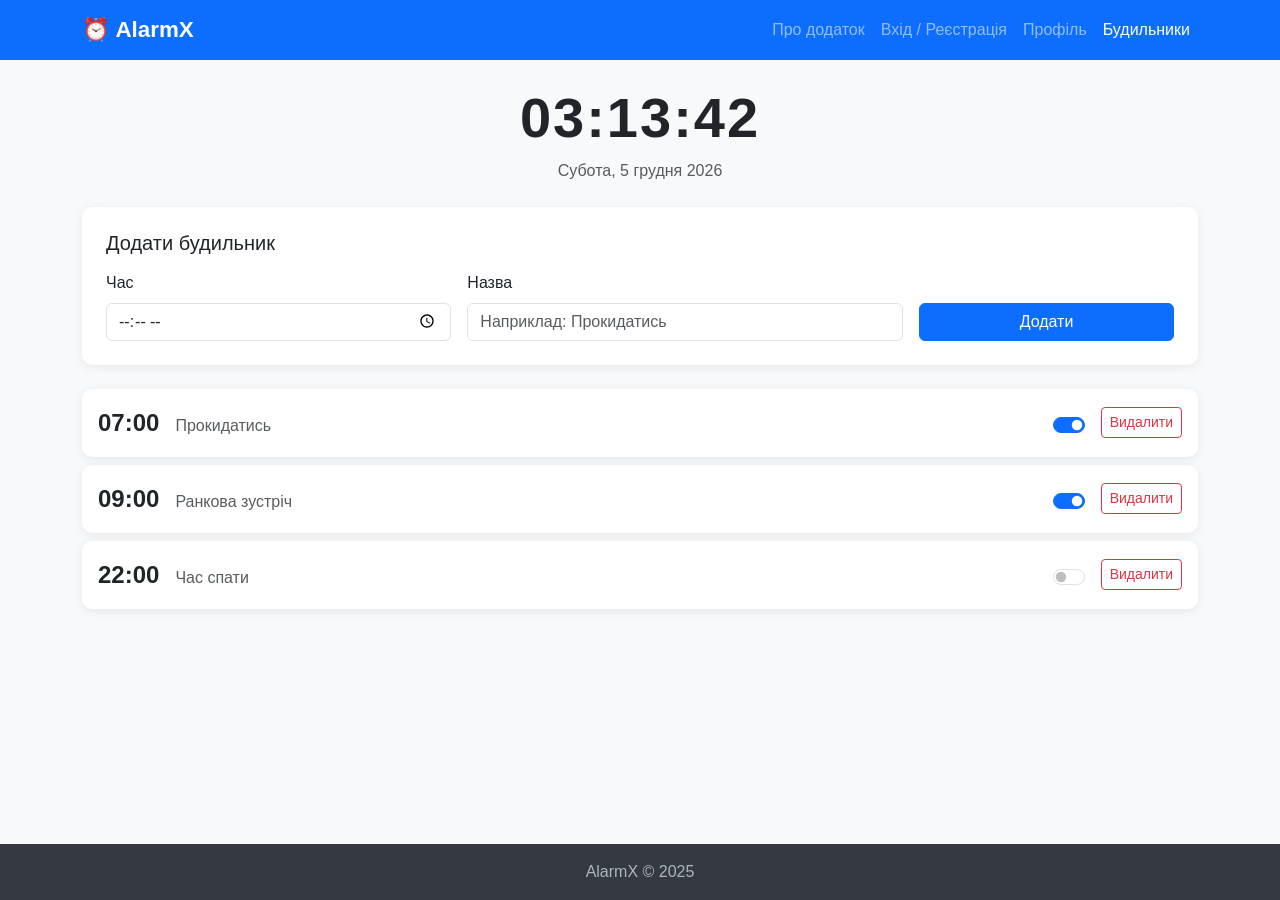
<file: index.html>
<!DOCTYPE html>
<html lang="uk">
<head>
    <meta charset="UTF-8">
    <meta name="viewport" content="width=device-width, initial-scale=1.0">
    <title>Будильники — AlarmX</title>
    <link rel="stylesheet" href="https://cdn.jsdelivr.net/npm/bootstrap@5.3.3/dist/css/bootstrap.min.css">
    <link rel="stylesheet" href="style.css">
</head>
<body>

<nav class="navbar navbar-expand-lg navbar-dark bg-primary">
    <div class="container">
        <a class="navbar-brand" href="about.html">⏰ AlarmX</a>
        <button class="navbar-toggler" type="button" data-bs-toggle="collapse" data-bs-target="#navMenu">
            <span class="navbar-toggler-icon"></span>
        </button>
        <div class="collapse navbar-collapse" id="navMenu">
            <ul class="navbar-nav ms-auto">
                <li class="nav-item"><a class="nav-link" href="about.html">Про додаток</a></li>
                <li class="nav-item"><a class="nav-link" href="login.html">Вхід / Реєстрація</a></li>
                <li class="nav-item"><a class="nav-link" href="profile.html">Профіль</a></li>
                <li class="nav-item"><a class="nav-link active" href="index.html">Будильники</a></li>
            </ul>
        </div>
    </div>
</nav>

<div class="container mt-4">

    
    <div class="text-center mb-4">
        <h1 id="clock" style="font-size: 3.5rem; font-weight: bold; letter-spacing: 2px;">00:00:00</h1>
        <p id="clock-date" class="text-muted"></p>
    </div>

   
    <div class="card p-4 mb-4">
        <h5 class="mb-3">Додати будильник</h5>
        <div class="row g-3">
            <div class="col-md-4">
                <label class="form-label">Час</label>
                <input type="time" class="form-control" id="inputTime">
            </div>
            <div class="col-md-5">
                <label class="form-label">Назва</label>
                <input type="text" class="form-control" id="inputLabel" placeholder="Наприклад: Прокидатись">
            </div>
            <div class="col-md-3 d-flex align-items-end">
                <button class="btn btn-primary w-100" onclick="addAlarm()">Додати</button>
            </div>
        </div>
    </div>


    <div id="alarmList"></div>

</div>

<footer>
    <p class="mb-0">AlarmX &copy; 2025</p>
</footer>

<script src="https://cdn.jsdelivr.net/npm/bootstrap@5.3.3/dist/js/bootstrap.bundle.min.js"></script>
<script>

    const days = ['Неділя','Понеділок','Вівторок','Середа','Четвер','П\'ятниця','Субота'];
    const months = ['січня','лютого','березня','квітня','травня','червня','липня','серпня','вересня','жовтня','листопада','грудня'];

    function updateClock() {
        const now = new Date();
        const h = String(now.getHours()).padStart(2, '0');
        const m = String(now.getMinutes()).padStart(2, '0');
        const s = String(now.getSeconds()).padStart(2, '0');
        document.getElementById('clock').textContent = h + ':' + m + ':' + s;
        document.getElementById('clock-date').textContent =
            days[now.getDay()] + ', ' + now.getDate() + ' ' + months[now.getMonth()] + ' ' + now.getFullYear();
    }
    setInterval(updateClock, 1000);
    updateClock();


    let alarms = [
        { id: 1, time: '07:00', label: 'Прокидатись', active: true },
        { id: 2, time: '09:00', label: 'Ранкова зустріч', active: true },
        { id: 3, time: '22:00', label: 'Час спати', active: false }
    ];
    let nextId = 4;

    function renderAlarms() {
        const list = document.getElementById('alarmList');

        if (alarms.length === 0) {
            list.innerHTML = '<p class="text-muted text-center">Будильників ще немає</p>';
            return;
        }

        let html = '';
        alarms.forEach(function(alarm) {
            html += '<div class="card p-3 mb-2">' +
                '<div class="d-flex justify-content-between align-items-center flex-wrap gap-2">' +
                    '<div>' +
                        '<span style="font-size: 1.5rem; font-weight: bold;">' + alarm.time + '</span>' +
                        '<span class="text-muted ms-3">' + alarm.label + '</span>' +
                    '</div>' +
                    '<div class="d-flex gap-2">' +
                        '<div class="form-check form-switch mb-0 d-flex align-items-center">' +
                            '<input class="form-check-input" type="checkbox" ' + (alarm.active ? 'checked' : '') + ' onchange="toggleAlarm(' + alarm.id + ')">' +
                        '</div>' +
                        '<button class="btn btn-outline-danger btn-sm" onclick="deleteAlarm(' + alarm.id + ')">Видалити</button>' +
                    '</div>' +
                '</div>' +
            '</div>';
        });
        list.innerHTML = html;
    }

    function addAlarm() {
        const time = document.getElementById('inputTime').value;
        const label = document.getElementById('inputLabel').value.trim();

        if (!time) {
            alert('Будь ласка, вкажіть час');
            return;
        }

        alarms.push({ id: nextId++, time: time, label: label || 'Будильник', active: true });
        document.getElementById('inputTime').value = '';
        document.getElementById('inputLabel').value = '';
        renderAlarms();
    }

    function toggleAlarm(id) {
        const alarm = alarms.find(function(a) { return a.id === id; });
        if (alarm) alarm.active = !alarm.active;
    }

    function deleteAlarm(id) {
        alarms = alarms.filter(function(a) { return a.id !== id; });
        renderAlarms();
    }

    renderAlarms();
</script>
</body>
</html>
</file>
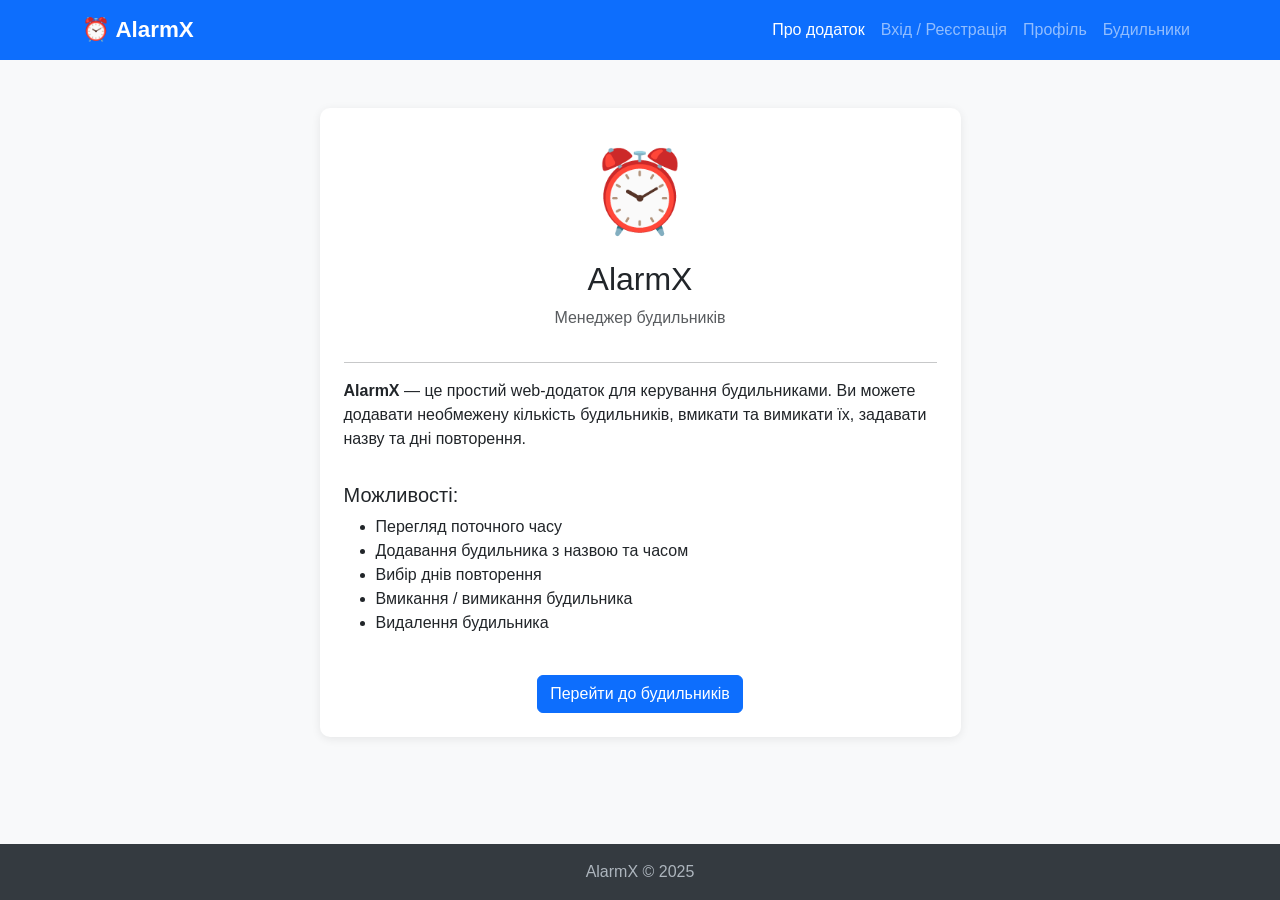
<file: about.html>
<!DOCTYPE html>
<html lang="uk">
<head>
    <meta charset="UTF-8">
    <meta name="viewport" content="width=device-width, initial-scale=1.0">
    <title>Про додаток — AlarmX</title>
    <link rel="stylesheet" href="https://cdn.jsdelivr.net/npm/bootstrap@5.3.3/dist/css/bootstrap.min.css">
    <link rel="stylesheet" href="style.css">
</head>
<body>

<nav class="navbar navbar-expand-lg navbar-dark bg-primary">
    <div class="container">
        <a class="navbar-brand" href="about.html">⏰ AlarmX</a>
        <button class="navbar-toggler" type="button" data-bs-toggle="collapse" data-bs-target="#navMenu">
            <span class="navbar-toggler-icon"></span>
        </button>
        <div class="collapse navbar-collapse" id="navMenu">
            <ul class="navbar-nav ms-auto">
                <li class="nav-item"><a class="nav-link active" href="about.html">Про додаток</a></li>
                <li class="nav-item"><a class="nav-link" href="login.html">Вхід / Реєстрація</a></li>
                <li class="nav-item"><a class="nav-link" href="profile.html">Профіль</a></li>
                <li class="nav-item"><a class="nav-link" href="index.html">Будильники</a></li>
            </ul>
        </div>
    </div>
</nav>

<div class="container mt-5">
    <div class="row justify-content-center">
        <div class="col-md-7">
            <div class="card p-4 text-center">

                <div style="font-size: 5rem;">⏰</div>
                <h2 class="mt-2">AlarmX</h2>
                <p class="text-muted">Менеджер будильників</p>

                <hr>

                <p class="text-start">
                    <strong>AlarmX</strong> — це простий web-додаток для керування будильниками.
                    Ви можете додавати необмежену кількість будильників, вмикати та вимикати їх,
                    задавати назву та дні повторення.
                </p>

                <h5 class="text-start mt-3">Можливості:</h5>
                <ul class="text-start">
                    <li>Перегляд поточного часу</li>
                    <li>Додавання будильника з назвою та часом</li>
                    <li>Вибір днів повторення</li>
                    <li>Вмикання / вимикання будильника</li>
                    <li>Видалення будильника</li>
                </ul>

                <div class="mt-4">
                    <a href="index.html" class="btn btn-primary">Перейти до будильників</a>
                </div>

            </div>
        </div>
    </div>
</div>

<footer>
    <p class="mb-0">AlarmX &copy; 2025</p>
</footer>

<script src="https://cdn.jsdelivr.net/npm/bootstrap@5.3.3/dist/js/bootstrap.bundle.min.js"></script>
</body>
</html>
</file>
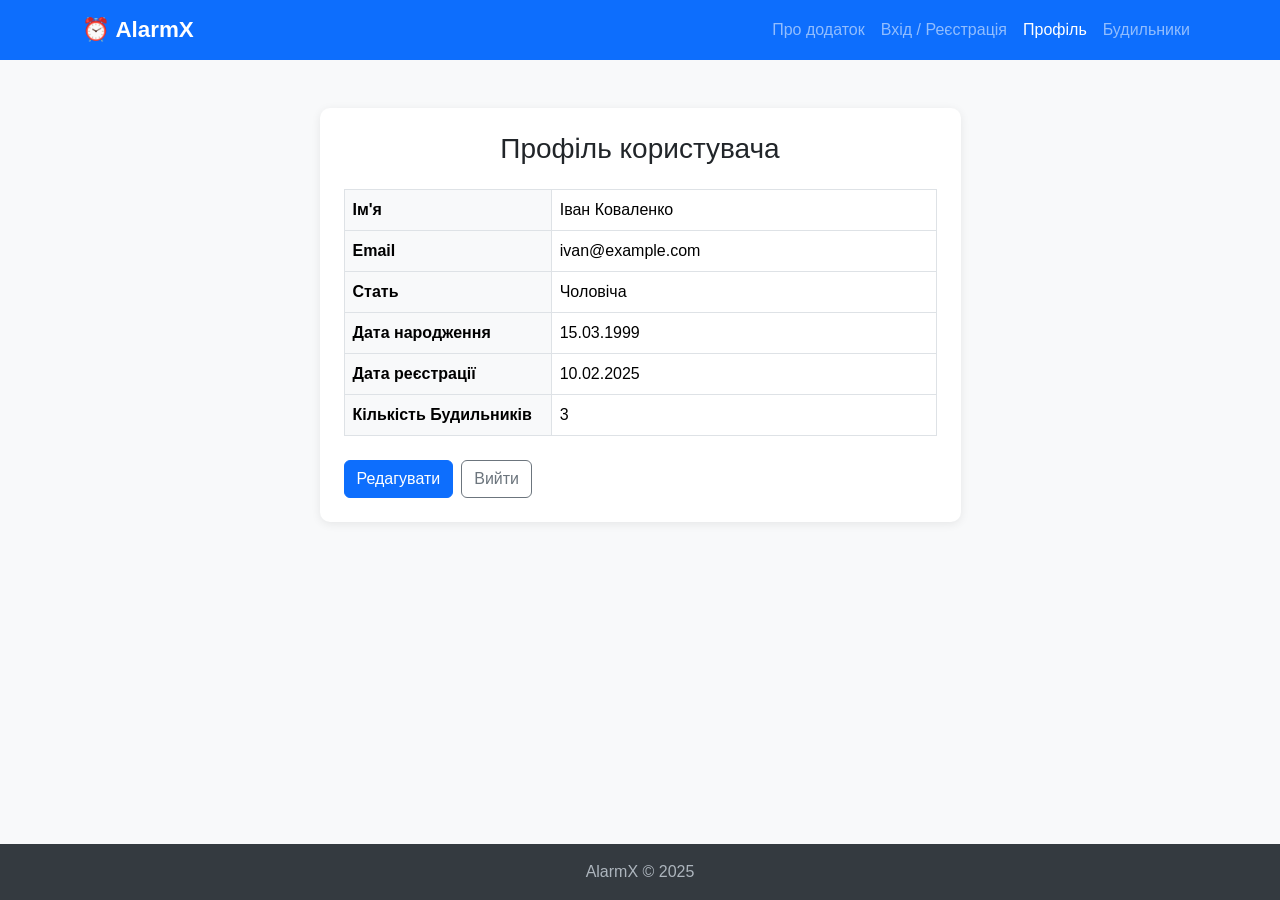
<file: profile.html>
<!DOCTYPE html>
<html lang="uk">
<head>
    <meta charset="UTF-8">
    <meta name="viewport" content="width=device-width, initial-scale=1.0">
    <title>Профіль — AlarmX</title>
    <link rel="stylesheet" href="https://cdn.jsdelivr.net/npm/bootstrap@5.3.3/dist/css/bootstrap.min.css">
    <link rel="stylesheet" href="style.css">
</head>
<body>

<nav class="navbar navbar-expand-lg navbar-dark bg-primary">
    <div class="container">
        <a class="navbar-brand" href="about.html">⏰ AlarmX</a>
        <button class="navbar-toggler" type="button" data-bs-toggle="collapse" data-bs-target="#navMenu">
            <span class="navbar-toggler-icon"></span>
        </button>
        <div class="collapse navbar-collapse" id="navMenu">
            <ul class="navbar-nav ms-auto">
                <li class="nav-item"><a class="nav-link" href="about.html">Про додаток</a></li>
                <li class="nav-item"><a class="nav-link" href="login.html">Вхід / Реєстрація</a></li>
                <li class="nav-item"><a class="nav-link active" href="profile.html">Профіль</a></li>
                <li class="nav-item"><a class="nav-link" href="index.html">Будильники</a></li>
            </ul>
        </div>
    </div>
</nav>

<div class="container mt-5">
    <div class="row justify-content-center">
        <div class="col-md-7">
            <div class="card p-4">
                <h3 class="mb-4 text-center">Профіль користувача</h3>
                <table class="table table-bordered">
                    <tbody>
                        <tr>
                            <th class="bg-light" style="width: 35%">Ім'я</th>
                            <td>Іван Коваленко</td>
                        </tr>
                        <tr>
                            <th class="bg-light">Email</th>
                            <td>ivan@example.com</td>
                        </tr>
                        <tr>
                            <th class="bg-light">Стать</th>
                            <td>Чоловіча</td>
                        </tr>
                        <tr>
                            <th class="bg-light">Дата народження</th>
                            <td>15.03.1999</td>
                        </tr>
                        <tr>
                            <th class="bg-light">Дата реєстрації</th>
                            <td>10.02.2025</td>
                        </tr>
                        <tr>
                            <th class="bg-light">Кількість Будильників</th>
                            <td>3</td>
                        </tr>
                    </tbody>
                </table>
                <div class="d-flex gap-2 mt-2">
                    <button class="btn btn-primary">Редагувати</button>
                    <a href="login.html" class="btn btn-outline-secondary">Вийти</a>
                </div>
            </div>
        </div>
    </div>
</div>

<footer>
    <p class="mb-0">AlarmX &copy; 2025</p>
</footer>

<script src="https://cdn.jsdelivr.net/npm/bootstrap@5.3.3/dist/js/bootstrap.bundle.min.js"></script>
</body>
</html>
</file>
<file: style.css>
body {
    background-color: #f8f9fa;
    font-family: Arial, sans-serif;
    min-height: 100vh;
    display: flex;
    flex-direction: column;
}

.navbar-brand {
    font-weight: bold;
    font-size: 1.4rem;
}

footer {
    background-color: #343a40;
    color: #adb5bd;
    text-align: center;
    padding: 16px 0;
    margin-top: auto;
    
}
footer p {
    text-align: center;
}

.card {
    border: none;
    border-radius: 10px;
    box-shadow: 0 2px 10px rgba(0,0,0,0.08);
}
</file>
